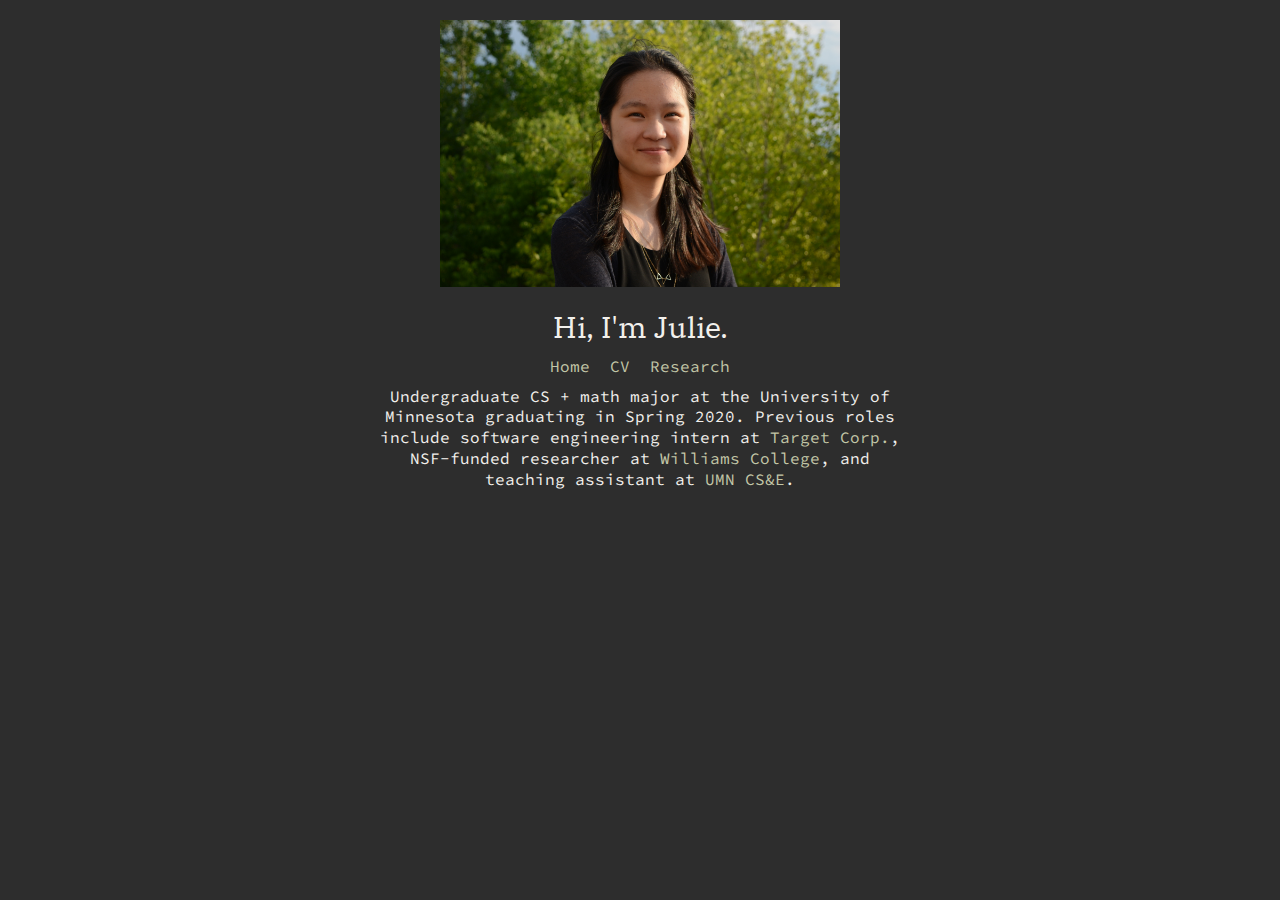
<file: index.html>
<!doctype html>
<html lang="en">
<head>
	<meta charset="utf-8" />
	<title>Julie Yuan</title>
	<meta name="viewport" content="width=device-width, initial-scale=1.0"/>
	<!--Custom fonts. To improve load times, remove this and update the h1 styling in style.css-->
	<link href="https://fonts.googleapis.com/css?family=Source+Code+Pro:300&display=swap" rel="stylesheet">
  <link href="https://fonts.googleapis.com/css?family=IBM+Plex+Serif:600&display=swap" rel="stylesheet">
	<!-- stylesheets -->
	<link rel="stylesheet" href="style.css" type="text/css" />

	<!-- just in case viewer is using Internet Explorer -->
	<!--[if IE]><script src="http://html5shiv.googlecode.com/svn/trunk/html5.js"></script><![endif]-->

</head>

<body>

  <div class="container">

    <div class="row">
      <div class="grid-6" id="centered-content">
        <img src="images/me.jpg" alt="Julie profile">
      </div>
    </div>

    <div class="Topbar">
      <div class="header-text">
        Hi, I'm Julie.
      </div>
    </div>

    <div class="Topbar">
      <div class="Topbar-link">
        <a href="index.html">Home</a>
      </div>
      <div class="Topbar-link">
        <a href="cv.html">CV</a>
      </div>
      <div class="Topbar-link">
        <a href="research.html">Research</a>
      </div>
    </div>

    <div class="row" id="centered-content">
      <div class="grid-4">
        <p class="center"> Undergraduate CS + math major at the University of Minnesota graduating in Spring 2020.
                Previous roles include software engineering intern at
                <a href="https://target.com">Target Corp.</a>, NSF-funded researcher
                at
                <a href="https://math.williams.edu/small/">Williams College</a>, and teaching assistant at
                <a href="https://www.cs.umn.edu/">UMN CS&E</a>.
        </p>
      </div>
    </div>
  </div>

</body>
</file>
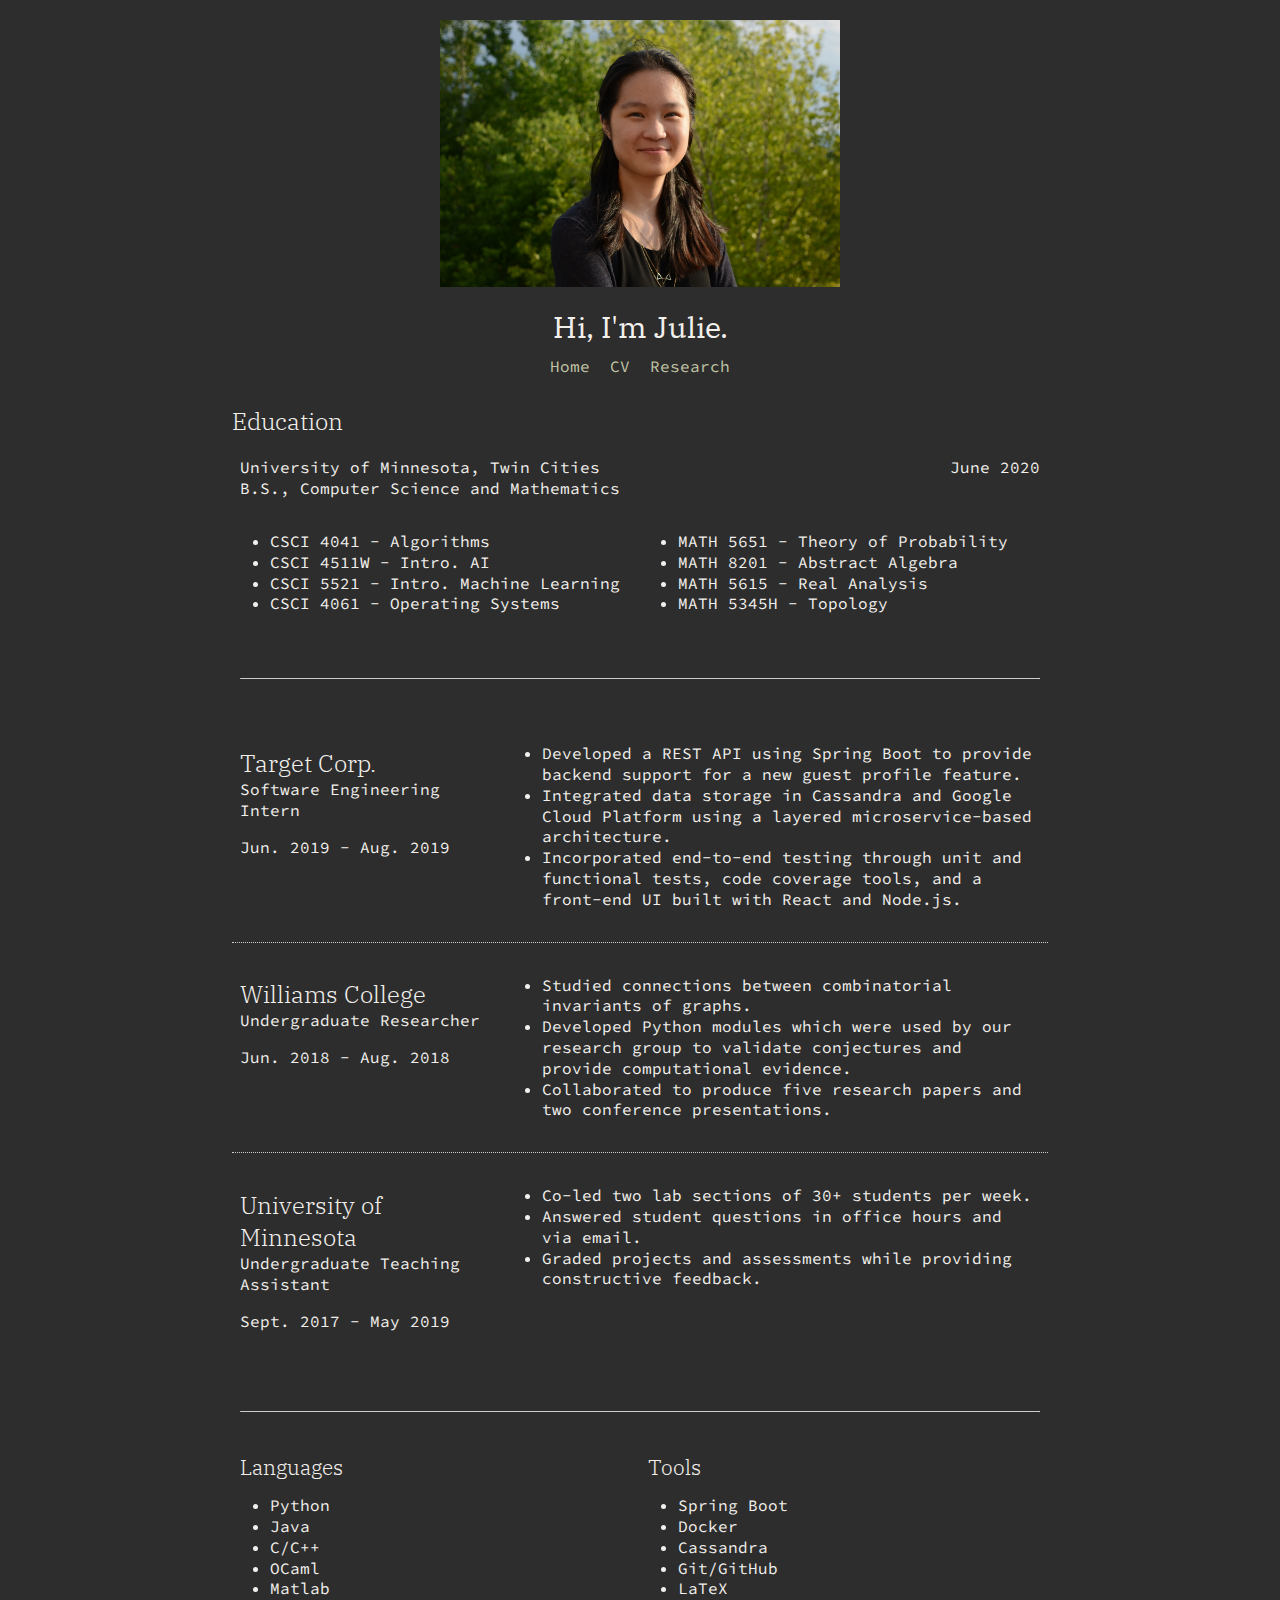
<file: cv.html>
<!doctype html>
<html lang="en">
<head>
	<meta charset="utf-8" />
	<title>Julie Yuan</title>
	<meta name="viewport" content="width=device-width, initial-scale=1.0"/>
	<!--Custom fonts. To improve load times, remove this and update the h1 styling in style.css-->
	<link href="https://fonts.googleapis.com/css?family=Source+Code+Pro:300&display=swap" rel="stylesheet">
  <link href="https://fonts.googleapis.com/css?family=IBM+Plex+Serif:600&display=swap" rel="stylesheet">
	<!-- stylesheets -->
	<link rel="stylesheet" href="style.css" type="text/css" />

	<!-- just in case viewer is using Internet Explorer -->
	<!--[if IE]><script src="http://html5shiv.googlecode.com/svn/trunk/html5.js"></script><![endif]-->

</head>

<body>

  <div class="container">

    <div class="row">
      <div class="grid-6" id="centered-content">
        <img src="images/me.jpg" alt="Julie profile">
      </div>
    </div>

    <div class="Topbar">
      <div class="header-text">
        Hi, I'm Julie.
      </div>
    </div>

    <div class="Topbar">
      <div class="Topbar-link">
        <a href="index.html">Home</a>
      </div>
      <div class="Topbar-link">
        <a href="cv.html">CV</a>
      </div>
      <div class="Topbar-link">
        <a href="research.html">Research</a>
      </div>
    </div>

    <section>
      <div class="row">
        <div class="grid">
          <h2>Education</h2>
        </div>
      </div>
      <div class="row">
        <div class="grid-4">
          <p>University of Minnesota, Twin Cities <br> B.S., Computer Science and Mathematics</p>
        </div>
        <div class="grid-2" id="date">
          <p>June 2020</p>
        </div>
      </div>
      <div class="row">
        <div class="grid-3">
          <ul>
            <li>CSCI 4041 - Algorithms</li>
            <li>CSCI 4511W - Intro. AI</li>
            <li>CSCI 5521 - Intro. Machine Learning</li>
            <li>CSCI 4061 - Operating Systems</li>
          </ul>
        </div>
        <div class="grid-3">
          <ul>
            <li>MATH 5651 - Theory of Probability</li>
            <li>MATH 8201 - Abstract Algebra</li>
            <li>MATH 5615 - Real Analysis</li>
            <li>MATH 5345H - Topology</li>
          </ul>
        </div>
      </div>
    </section>

    <hr>

    <!--Experience Tables-->
    <section class="experience">
      <div class="row">
        <div class="grid-2">
          <h2>Target Corp.</h2>
          <p>Software Engineering Intern</p>
          <p>Jun. 2019 - Aug. 2019</p>
        </div>
        <div class="grid-4">
          <ul>
            <li>Developed a REST API using Spring Boot to provide backend support for a new guest profile feature.</li>
            <li>Integrated data storage in Cassandra and Google Cloud Platform using a layered microservice-based architecture.</li>
            <li>Incorporated end-to-end testing through unit and functional tests, code coverage tools, and a front-end UI built with React and Node.js.</li>
          </ul>
        </div>
      </div>
      <div class="row">
        <div class="grid-2">
          <h2>Williams College</h2>
          <p>Undergraduate Researcher</p>
          <p>Jun. 2018 - Aug. 2018</p>
        </div>
        <div class="grid-4">
          <ul>
            <li>Studied connections between combinatorial invariants of graphs.</li>
            <li>Developed Python modules which were used by our research group to validate conjectures and provide computational evidence.</li>
            <li>Collaborated to produce five research papers and two conference presentations.</li>
          </ul>
        </div>
      </div>
      <div class="row">
        <div class="grid-2">
          <h2>University of Minnesota</h2>
          <p>Undergraduate Teaching Assistant</p>
          <p>Sept. 2017 - May 2019</p>
        </div>
        <div class="grid-4">
          <ul>
            <li>Co-led two lab sections of 30+ students per week.</li>
            <li>Answered student questions in office hours and via email.</li>
            <li>Graded projects and assessments while providing constructive feedback.</li>
          </ul>
        </div>
      </div>
    </section>

    <hr>

    <section>
      <!--List of skills-->
      <div class="row">
        <div class="grid-3">
          <h1>Languages</h1>
          <ul>
            <li>Python</li>
            <li>Java</li>
            <li>C/C++</li>
            <li>OCaml</li>
            <li>Matlab</li>
          </ul>
        </div>

        <div class="grid-3">
          <h1>Tools</h1>
          <ul>
            <li>Spring Boot</li>
            <li>Docker</li>
            <li>Cassandra</li>
            <li>Git/GitHub</li>
            <li>LaTeX</li>
          </ul>
        </div>
      </div>
    </section>


  </div><!-- End Container -->


</body>
</file>
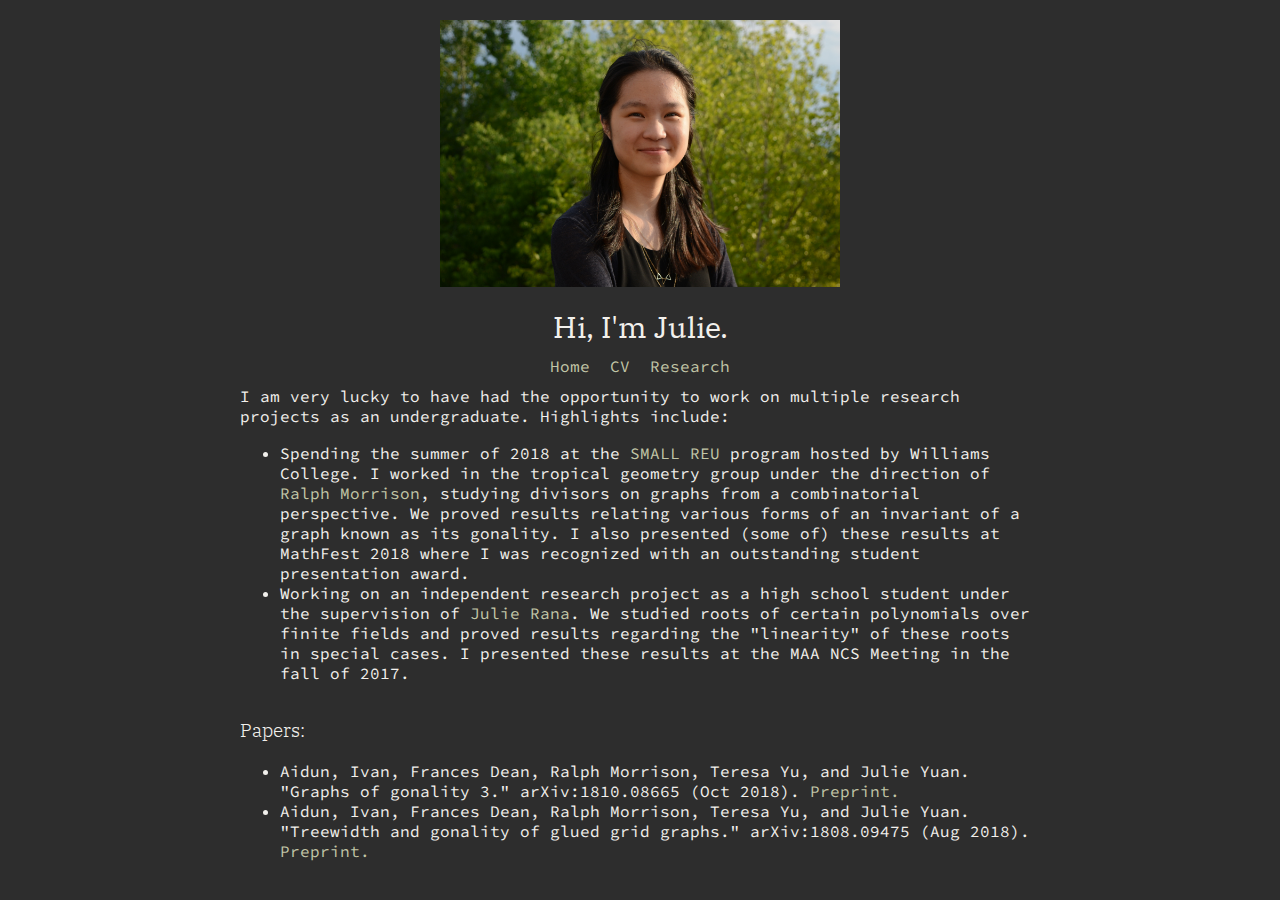
<file: research.html>
<!doctype html>
<html lang="en">
<head>
	<meta charset="utf-8" />
	<title>Julie Yuan</title>
	<meta name="viewport" content="width=device-width, initial-scale=1.0"/>
	<!--Custom fonts. To improve load times, remove this and update the h1 styling in style.css-->
	<link href="https://fonts.googleapis.com/css?family=Source+Code+Pro:300&display=swap" rel="stylesheet">
  <link href="https://fonts.googleapis.com/css?family=IBM+Plex+Serif:600&display=swap" rel="stylesheet">
	<!-- stylesheets -->
	<link rel="stylesheet" href="style.css" type="text/css" />

	<!-- just in case viewer is using Internet Explorer -->
	<!--[if IE]><script src="http://html5shiv.googlecode.com/svn/trunk/html5.js"></script><![endif]-->

</head>

<body>

  <div class="container">

    <div class="row">
      <div class="grid-6" id="centered-content">
        <img src="images/me.jpg" alt="Julie profile">
      </div>
    </div>

    <div class="Topbar">
      <div class="header-text">
        Hi, I'm Julie.
      </div>
    </div>

    <div class="Topbar">
      <div class="Topbar-link">
        <a href="index.html">Home</a>
      </div>
      <div class="Topbar-link">
        <a href="cv.html">CV</a>
      </div>
      <div class="Topbar-link">
        <a href="research.html">Research</a>
      </div>
    </div>

    <div class="row">
      <div class="grid-6">
        <p> I am very lucky to have had the opportunity to work on multiple research projects
          as an undergraduate. Highlights include:
        </p>
        <ul>
          <li>Spending the summer of 2018 at the <a href="https://math.williams.edu/small/">SMALL REU</a>
            program hosted by Williams College. I worked in the tropical geometry group under the direction of
            <a href="https://math.williams.edu/profile/10rem/">Ralph Morrison</a>, studying
            divisors on graphs from a combinatorial perspective. We proved results relating various
            forms of an invariant of a graph known as its gonality. I also presented (some of) these
            results at MathFest 2018 where I was recognized with an outstanding student presentation award.
            </li>
          <li>Working on an independent research project as a high school student under the supervision
            of <a href="https://sites.google.com/site/jranamath/">Julie Rana</a>. We studied roots of
            certain polynomials over finite fields and proved results
            regarding the "linearity" of these roots in special cases. I presented these results at the
            MAA NCS Meeting in the fall of 2017. </li>
        </ul>
      </div>
    </div>
    <div class="row">
      <div class="grid-6">
        <h3>Papers: </h3>
        <ul>
          <li> Aidun, Ivan, Frances Dean, Ralph Morrison, Teresa Yu, and Julie Yuan. "Graphs of gonality 3." arXiv:1810.08665 (Oct 2018).
            <a href="https://arxiv.org/abs/1810.08665">Preprint.</a>
          </li>
          <li> Aidun, Ivan, Frances Dean, Ralph Morrison, Teresa Yu, and Julie Yuan. "Treewidth and gonality of glued grid graphs." arXiv:1808.09475 (Aug 2018).
            <a href="https://arxiv.org/abs/1808.09475">Preprint.</a>
          </li>
        </ul>
      </div>
    </div>

  </div>

</body>
</file>
<file: style.css>
:root {
  --tan: #a09f93;
  --red: #f27779;
  --yellow: #ffcc66;
  --green: #99cc99;
  --light-blue: #66cccc;
  --dark-blue: #6699cc;
  --purple: #cc99cc;
}

*, *:before, *:after {
  -moz-box-sizing: border-box; -webkit-box-sizing: border-box; box-sizing: border-box;
}

body {
  font-family: 'Source Code Pro', monospace;
  margin: 0em;
  background-color: #2d2d2d;
  color: #f2f0ec;
}

h1, h2, h3 {
  font-family: 'IBM Plex Serif', serif;
  font-weight: 300;
}

p {
  font-size: 1em;
  line-height: 1.3;
  margin-top: 0em;
}

hr {
  border-top: 1px solid #ccc;
  border-bottom: none;
  margin-top: 3em;
  margin-bottom: 2em;
}

section h1 {
  font-size: 1.3em;
  line-height: 1em;
  margin-bottom: .6em;
}

/* Same font-size and line-height as p element */
section ul li, section ol li {
  font-size: 1em;
  margin-left: -10px;
  line-height: 1.3;
}

.center {
  text-align: center;
}

/* ------------------- Grid -------------------*/

.container {
  max-width: 50em;
  width:92%;
  margin-right: auto;
  margin-left: auto;
}

.row {
  clear: both;
  margin-right: -1%;
  margin-left:  -1%;

}

.row:before,
.row:after {
    content: " "; /* 1 */
    display: table; /* 2 */
}

.row:after {
    clear: both;
}

/**
 * For IE 6/7 only
 */
.row {
  *zoom: 1;
}

.grid-1,
.grid-2,
.grid-3,
.grid-4,
.grid-5,
.grid-6 {
  float: left;
  width:100%;
  padding: 0 1%;
  margin-left: auto;
  margin-right: auto;
}

#centered-content {
  display: flex;
  justify-content: center;
  align-items: center;
}

@media screen and (min-width: 40em) {
  .grid-1 { width: 16.6666666%; }
  .grid-2 { width: 33.3333333%; }
  .grid-3 { width: 50%; }
  .grid-4 { width: 66.6666666%; }
  .grid-5 { width: 83.3333333%; }
  .grid-6 { width: 100%; }

}

/* Experience */
.experience [class*="row"] {
  border-bottom: dotted 1px #ccc;
  padding-top: 1em;
  padding-bottom: 1em;
}

.experience h2 {
  margin-bottom: 0;
}

.experience h2, .experience p {
  text-align: center;
}

.experience [class*="row"]:last-of-type {
  border: none;
}

@media screen and (min-width: 40em) {
  .experience h2, .experience p {
    text-align: left;
  }
}


.Topbar {
  display: flex;
  align-items: center;
  justify-content: center;
  text-align: center;
}

.Topbar-link {
  flex: none;
  max-width: 50%;
  font-family: 'Source Code Pro', monospace;
  color: #f2f0ec;
  margin: 10px;
  text-align: left;
}

.header-text {
  flex: none;
  max-width: 50%;
  font-family: 'IBM Plex Serif', serif;
  font-size: 30px;
  color: #f2f0ec;
}

img {
  max-width: 50%;
  margin: 20px;
}

a {
  color: #C2C6A7;
  text-decoration: none;
}

#date {
  text-align: right;
}
</file>
